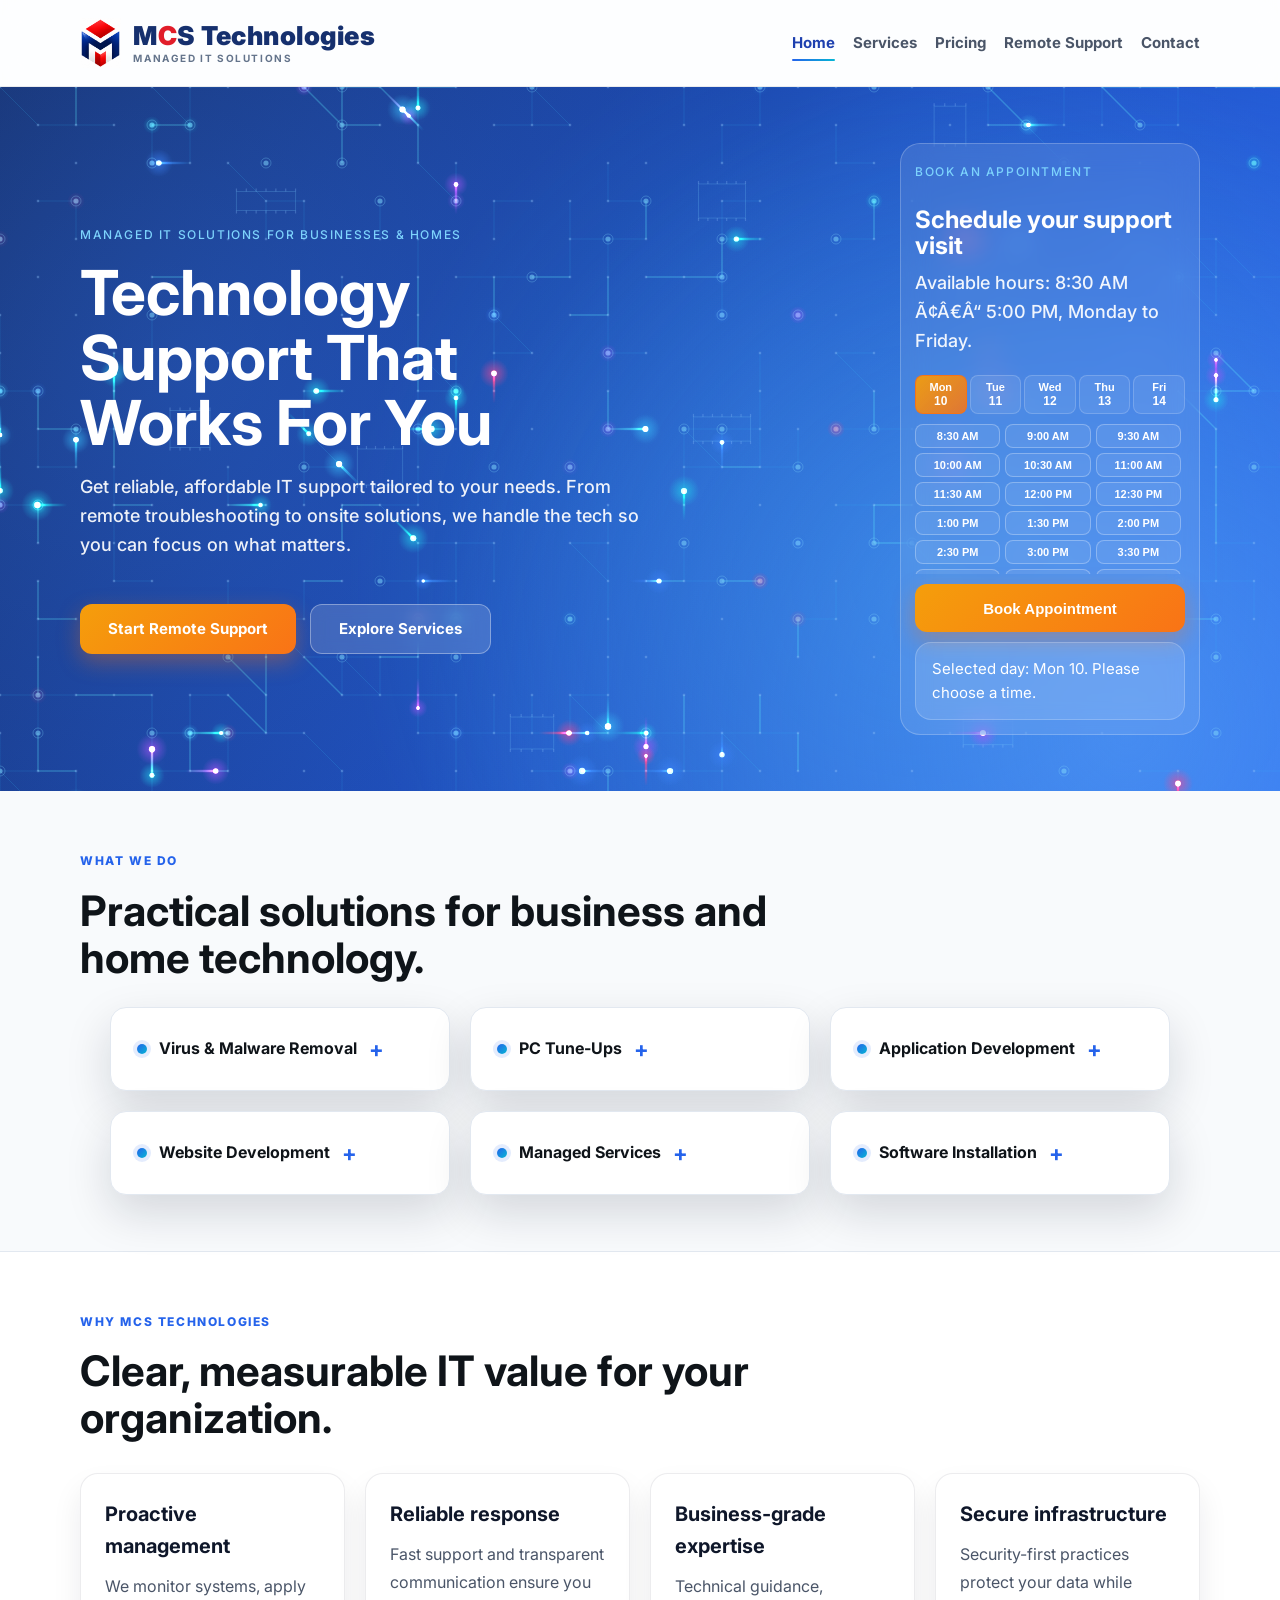
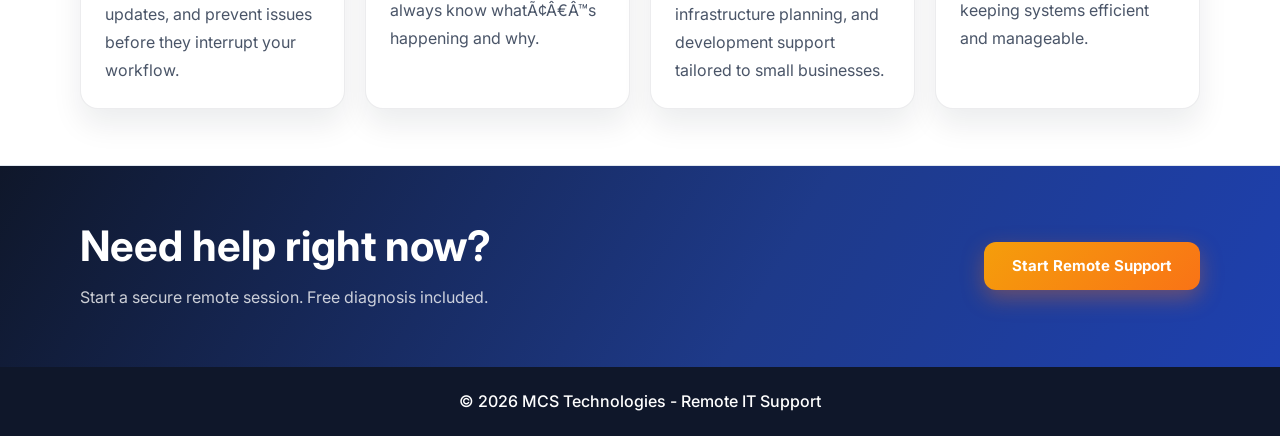
<file: index.html>
<!DOCTYPE html>
<html lang="en">
<head>
    <meta charset="UTF-8">
    <meta name="viewport" content="width=device-width, initial-scale=1.0">
    <title>MCS Technologies | Remote IT Support</title>
    <link rel="preconnect" href="https://fonts.googleapis.com">
    <link rel="preconnect" href="https://fonts.gstatic.com" crossorigin>
    <link rel="stylesheet" href="https://fonts.googleapis.com/css2?family=Inter:wght@400;500;600;700;800;900&display=swap">
    <link rel="stylesheet" href="assets/style.css">
</head>
<body>
<header>
    <div class="container header-inner">
        <a class="logo" href="index.html">
            <img class="logo-mark" src="assets/mcs-icon.png" alt="MCS Technologies logo">
            <span class="logo-text">
                <span class="logo-name">M<span class="logo-c">C</span>S Technologies</span>
                <span class="logo-sub">Managed IT Solutions</span>
            </span>
        </a>
        <nav aria-label="Main navigation">
            <a href="index.html" aria-current="page">Home</a>
            <a href="Services.html">Services</a>
            <a href="Pricing.html">Pricing</a>
            <a href="remote-support.html">Remote Support</a>
            <a href="contact.html">Contact</a>
        </nav>
    </div>
</header>

<main>
    <section class="hero">
        <div class="hero-bg"></div>
        <canvas class="hero-particles" id="hero-particles" aria-hidden="true"></canvas>
        <div class="container hero-grid">
            <div class="hero-content">
                <p class="eyebrow">Managed IT Solutions for Businesses & Homes</p>
                <h1>Technology Support That Works For You</h1>
                <p class="hero-subtitle">Get reliable, affordable IT support tailored to your needs. From remote troubleshooting to onsite solutions, we handle the tech so you can focus on what matters.</p>
                <div class="actions">
                    <a class="btn" href="remote-support.html#teamviewer-steps">Start Remote Support</a>
                    <a class="btn-secondary" href="Services.html">Explore Services</a>
                </div>
            </div>
            <div class="booking-panel">
                <div class="booking-header">
                    <p class="eyebrow">Book an Appointment</p>
                    <h2>Schedule your support visit</h2>
                </div>
                <p class="booking-note">Available hours: 8:30 AM Ã¢Â€Â“ 5:00 PM, Monday to Friday.</p>
                <div class="booking-calendar" id="booking-calendar">
                    <button type="button" class="calendar-day calendar-day--active" data-date="Mon 10">Mon<br><span>10</span></button>
                    <button type="button" class="calendar-day" data-date="Tue 11">Tue<br><span>11</span></button>
                    <button type="button" class="calendar-day" data-date="Wed 12">Wed<br><span>12</span></button>
                    <button type="button" class="calendar-day" data-date="Thu 13">Thu<br><span>13</span></button>
                    <button type="button" class="calendar-day" data-date="Fri 14">Fri<br><span>14</span></button>
                </div>
                <div class="booking-times" id="booking-times"></div>
                <button type="button" class="btn btn-book" id="booking-submit">Book Appointment</button>
                <div class="booking-confirmation" id="booking-confirmation" aria-live="polite"></div>
            </div>
        </div>
    </section>

    <section class="services-preview container">
        <div class="section-heading">
            <p class="eyebrow">What we do</p>
            <h2>Practical solutions for business and home technology.</h2>
        </div>
        <div class="grid">
            <button type="button" class="card" aria-expanded="false">
                <span class="card-head"><span class="card-dot"></span><span class="card-title">Virus &amp; Malware Removal</span><span class="card-toggle" aria-hidden="true">+</span></span>
                <span class="card-desc">Detect and remove viruses, spyware, and malware, then harden your system to help prevent reinfection.</span>
            </button>
            <button type="button" class="card" aria-expanded="false">
                <span class="card-head"><span class="card-dot"></span><span class="card-title">PC Tune-Ups</span><span class="card-toggle" aria-hidden="true">+</span></span>
                <span class="card-desc">Speed up slow computers by clearing junk files, optimizing startup, and applying the latest updates.</span>
            </button>
            <button type="button" class="card" aria-expanded="false">
                <span class="card-head"><span class="card-dot"></span><span class="card-title">Application Development</span><span class="card-toggle" aria-hidden="true">+</span></span>
                <span class="card-desc">Custom software, automations, and integrations built around your specific business workflows.</span>
            </button>
            <button type="button" class="card" aria-expanded="false">
                <span class="card-head"><span class="card-dot"></span><span class="card-title">Website Development</span><span class="card-toggle" aria-hidden="true">+</span></span>
                <span class="card-desc">Modern, responsive websites that look great on any device and turn visitors into customers.</span>
            </button>
            <button type="button" class="card" aria-expanded="false">
                <span class="card-head"><span class="card-dot"></span><span class="card-title">Managed Services</span><span class="card-toggle" aria-hidden="true">+</span></span>
                <span class="card-desc">Proactive monitoring, maintenance, and support that keep your systems running smoothly.</span>
            </button>
            <button type="button" class="card" aria-expanded="false">
                <span class="card-head"><span class="card-dot"></span><span class="card-title">Software Installation</span><span class="card-toggle" aria-hidden="true">+</span></span>
                <span class="card-desc">Professional setup and configuration of the apps and tools your team relies on every day.</span>
            </button>
        </div>
    </section>

    <section class="why">
        <div class="container">
            <div class="section-heading">
                <p class="eyebrow">Why MCS Technologies</p>
                <h2>Clear, measurable IT value for your organization.</h2>
            </div>
            <div class="why-grid">
                <article class="why-card">
                    <h3>Proactive management</h3>
                    <p>We monitor systems, apply updates, and prevent issues before they interrupt your workflow.</p>
                </article>
                <article class="why-card">
                    <h3>Reliable response</h3>
                    <p>Fast support and transparent communication ensure you always know whatÃ¢Â€Â™s happening and why.</p>
                </article>
                <article class="why-card">
                    <h3>Business-grade expertise</h3>
                    <p>Technical guidance, infrastructure planning, and development support tailored to small businesses.</p>
                </article>
                <article class="why-card">
                    <h3>Secure infrastructure</h3>
                    <p>Security-first practices protect your data while keeping systems efficient and manageable.</p>
                </article>
            </div>
        </div>
    </section>

    <section class="cta">
        <div class="container cta-inner">
            <div>
                <h2>Need help right now?</h2>
                <p>Start a secure remote session. Free diagnosis included.</p>
            </div>
            <a class="btn" href="remote-support.html">Start Remote Support</a>
        </div>
    </section>
</main>

<footer>
    <p>&copy; <span id="year"></span> MCS Technologies - Remote IT Support</p>
</footer>

<script src="assets/js/main.js"></script>
</body>
</html>
</file>
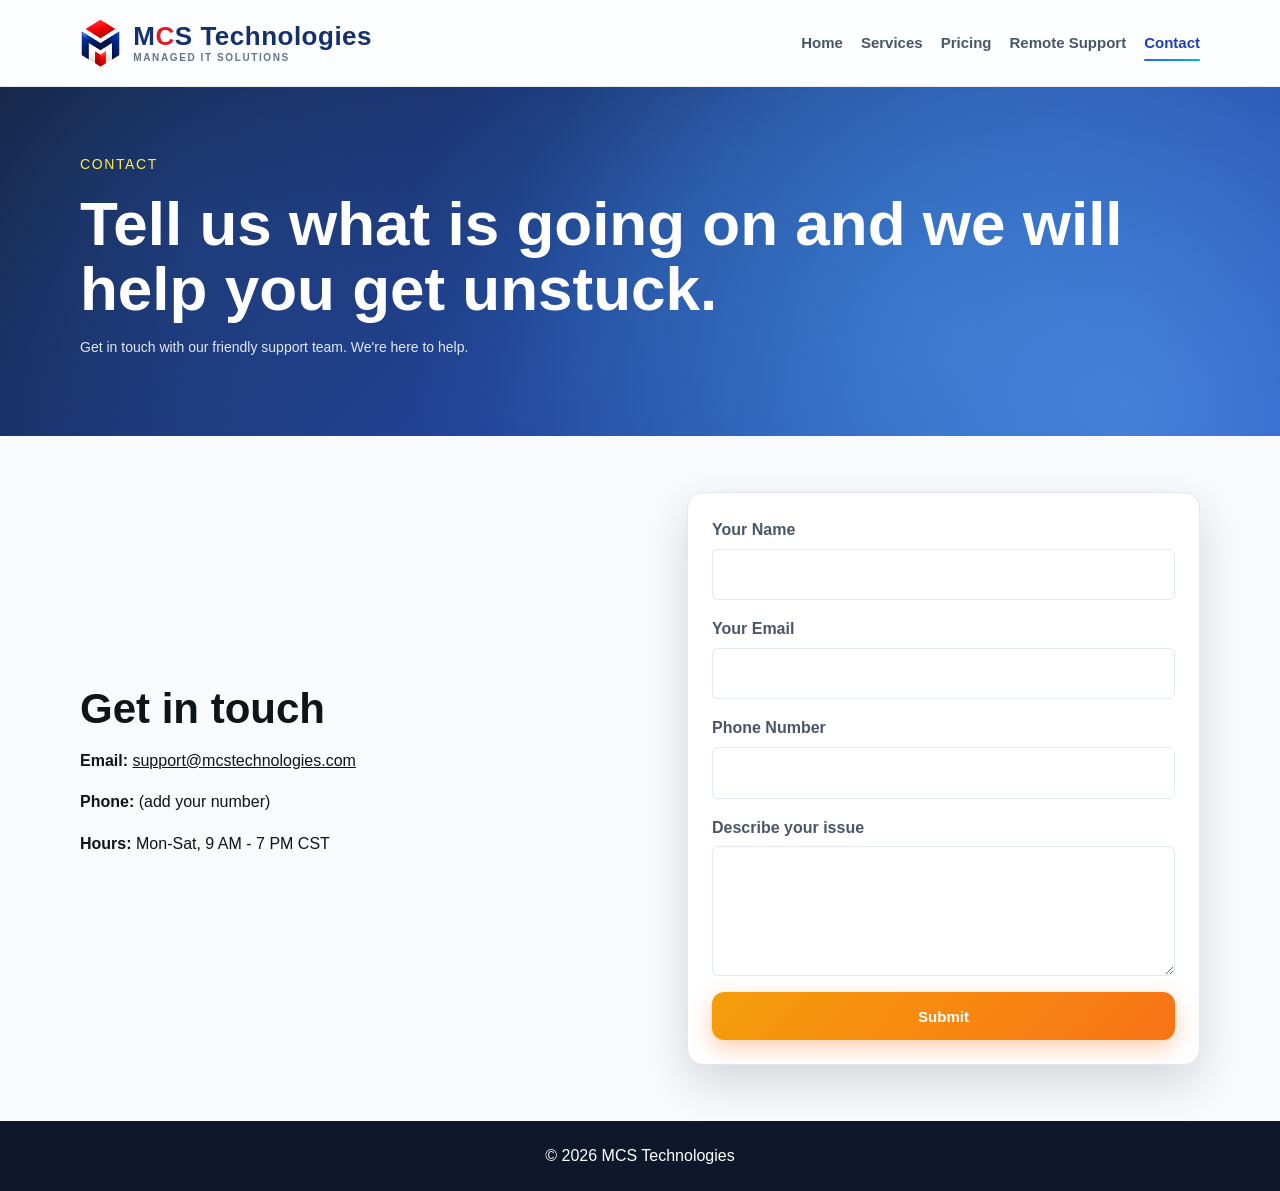
<file: contact.html>
<!DOCTYPE html>
<html lang="en">
<head>
    <meta charset="UTF-8">
    <meta name="viewport" content="width=device-width, initial-scale=1.0">
    <title>Contact | MCS Technologies</title>
    <link rel="stylesheet" href="assets/style.css">
</head>
<body>
<header>
    <div class="container header-inner">
        <a class="logo" href="index.html">
            <img class="logo-mark" src="assets/mcs-icon.png" alt="MCS Technologies logo">
            <span class="logo-text">
                <span class="logo-name">M<span class="logo-c">C</span>S Technologies</span>
                <span class="logo-sub">Managed IT Solutions</span>
            </span>
        </a>
        <nav aria-label="Main navigation">
            <a href="index.html">Home</a>
            <a href="Services.html">Services</a>
            <a href="Pricing.html">Pricing</a>
            <a href="remote-support.html">Remote Support</a>
            <a href="contact.html" aria-current="page">Contact</a>
        </nav>
    </div>
</header>

<main>
    <section class="page-header hero">
        <div class="hero-bg"></div>
        <div class="container">
            <p class="eyebrow">Contact</p>
            <h1>Tell us what is going on and we will help you get unstuck.</h1>
            <p style="color: rgba(255,255,255,0.88); max-width: 600px;">Get in touch with our friendly support team. We're here to help.</p>
        </div>
    </section>

    <section class="contact">
        <div class="container two-col">
            <div>
                <h2>Get in touch</h2>
                <p><strong>Email:</strong> <a href="mailto:support@mcstechnologies.com">support@mcstechnologies.com</a></p>
                <p><strong>Phone:</strong> (add your number)</p>
                <p><strong>Hours:</strong> Mon-Sat, 9 AM - 7 PM CST</p>
            </div>

            <div class="contact-form">
                <form>
                    <label>
                        <span>Your Name</span>
                        <input type="text" name="name" autocomplete="name" required>
                    </label>
                    <label>
                        <span>Your Email</span>
                        <input type="email" name="email" autocomplete="email" required>
                    </label>
                    <label>
                        <span>Phone Number</span>
                        <input type="tel" name="phone" autocomplete="tel">
                    </label>
                    <label>
                        <span>Describe your issue</span>
                        <textarea name="message" required></textarea>
                    </label>
                    <button class="btn" type="submit">Submit</button>
                </form>
            </div>
        </div>
    </section>
</main>

<footer>
    <p>&copy; <span id="year"></span> MCS Technologies</p>
</footer>

<script src="assets/js/main.js"></script>
</body>
</html>
</file>
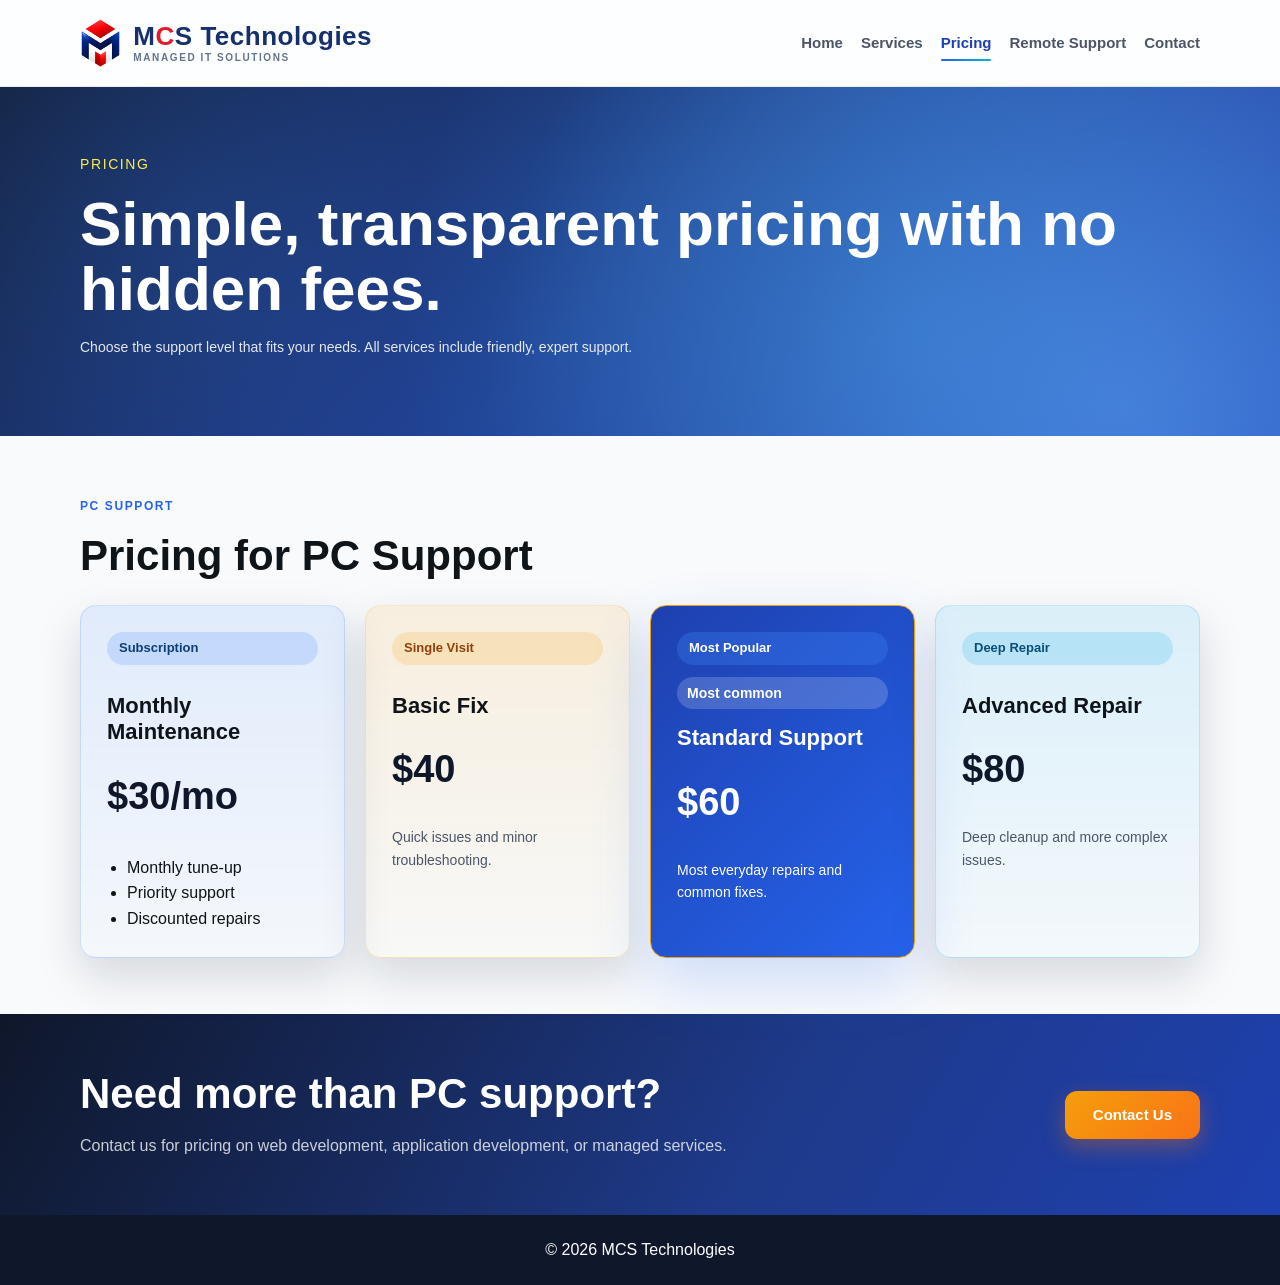
<file: Pricing.html>
<!DOCTYPE html>
<html lang="en">
<head>
    <meta charset="UTF-8">
    <meta name="viewport" content="width=device-width, initial-scale=1.0">
    <title>Pricing | MCS Technologies</title>
    <link rel="stylesheet" href="assets/style.css">
</head>
<body>
<header>
    <div class="container header-inner">
        <a class="logo" href="index.html">
            <img class="logo-mark" src="assets/mcs-icon.png" alt="MCS Technologies logo">
            <span class="logo-text">
                <span class="logo-name">M<span class="logo-c">C</span>S Technologies</span>
                <span class="logo-sub">Managed IT Solutions</span>
            </span>
        </a>
        <nav aria-label="Main navigation">
            <a href="index.html">Home</a>
            <a href="Services.html">Services</a>
            <a href="Pricing.html" aria-current="page">Pricing</a>
            <a href="remote-support.html">Remote Support</a>
            <a href="contact.html">Contact</a>
        </nav>
    </div>
</header>

<main>
    <section class="page-header hero">
        <div class="hero-bg"></div>
        <div class="container">
            <p class="eyebrow">Pricing</p>
            <h1>Simple, transparent pricing with no hidden fees.</h1>
            <p style="color: rgba(255,255,255,0.88); max-width: 600px;">Choose the support level that fits your needs. All services include friendly, expert support.</p>
        </div>
    </section>

    <section class="pricing">
        <div class="container">
            <div class="section-heading">
                <p class="eyebrow">PC Support</p>
                <h2>Pricing for PC Support</h2>
            </div>
            <div class="pricing-grid">
            <article class="price-card price-card--maintenance">
                <span class="price-card__label price-card__label--maintenance">Subscription</span>
                <h2>Monthly Maintenance</h2>
                <div class="price">$30/mo</div>
                <ul>
                    <li>Monthly tune-up</li>
                    <li>Priority support</li>
                    <li>Discounted repairs</li>
                </ul>
            </article>

            <article class="price-card price-card--basic">
                <span class="price-card__label price-card__label--basic">Single Visit</span>
                <h2>Basic Fix</h2>
                <div class="price">$40</div>
                <p>Quick issues and minor troubleshooting.</p>
            </article>

            <article class="price-card featured price-card--standard">
                <span class="price-card__label price-card__label--standard">Most Popular</span>
                <p class="badge">Most common</p>
                <h2>Standard Support</h2>
                <div class="price">$60</div>
                <p>Most everyday repairs and common fixes.</p>
            </article>

            <article class="price-card price-card--advanced">
                <span class="price-card__label price-card__label--advanced">Deep Repair</span>
                <h2>Advanced Repair</h2>
                <div class="price">$80</div>
                <p>Deep cleanup and more complex issues.</p>
            </article>
            </div>
        </div>
    </section>

    <section class="cta">
        <div class="container cta-inner">
            <div>
                <h2>Need more than PC support?</h2>
                <p>Contact us for pricing on web development, application development, or managed services.</p>
            </div>
            <a class="btn" href="contact.html">Contact Us</a>
        </div>
    </section>
</main>

<footer>
    <p>&copy; <span id="year"></span> MCS Technologies</p>
</footer>

<script src="assets/js/main.js"></script>
</body>
</html>
</file>
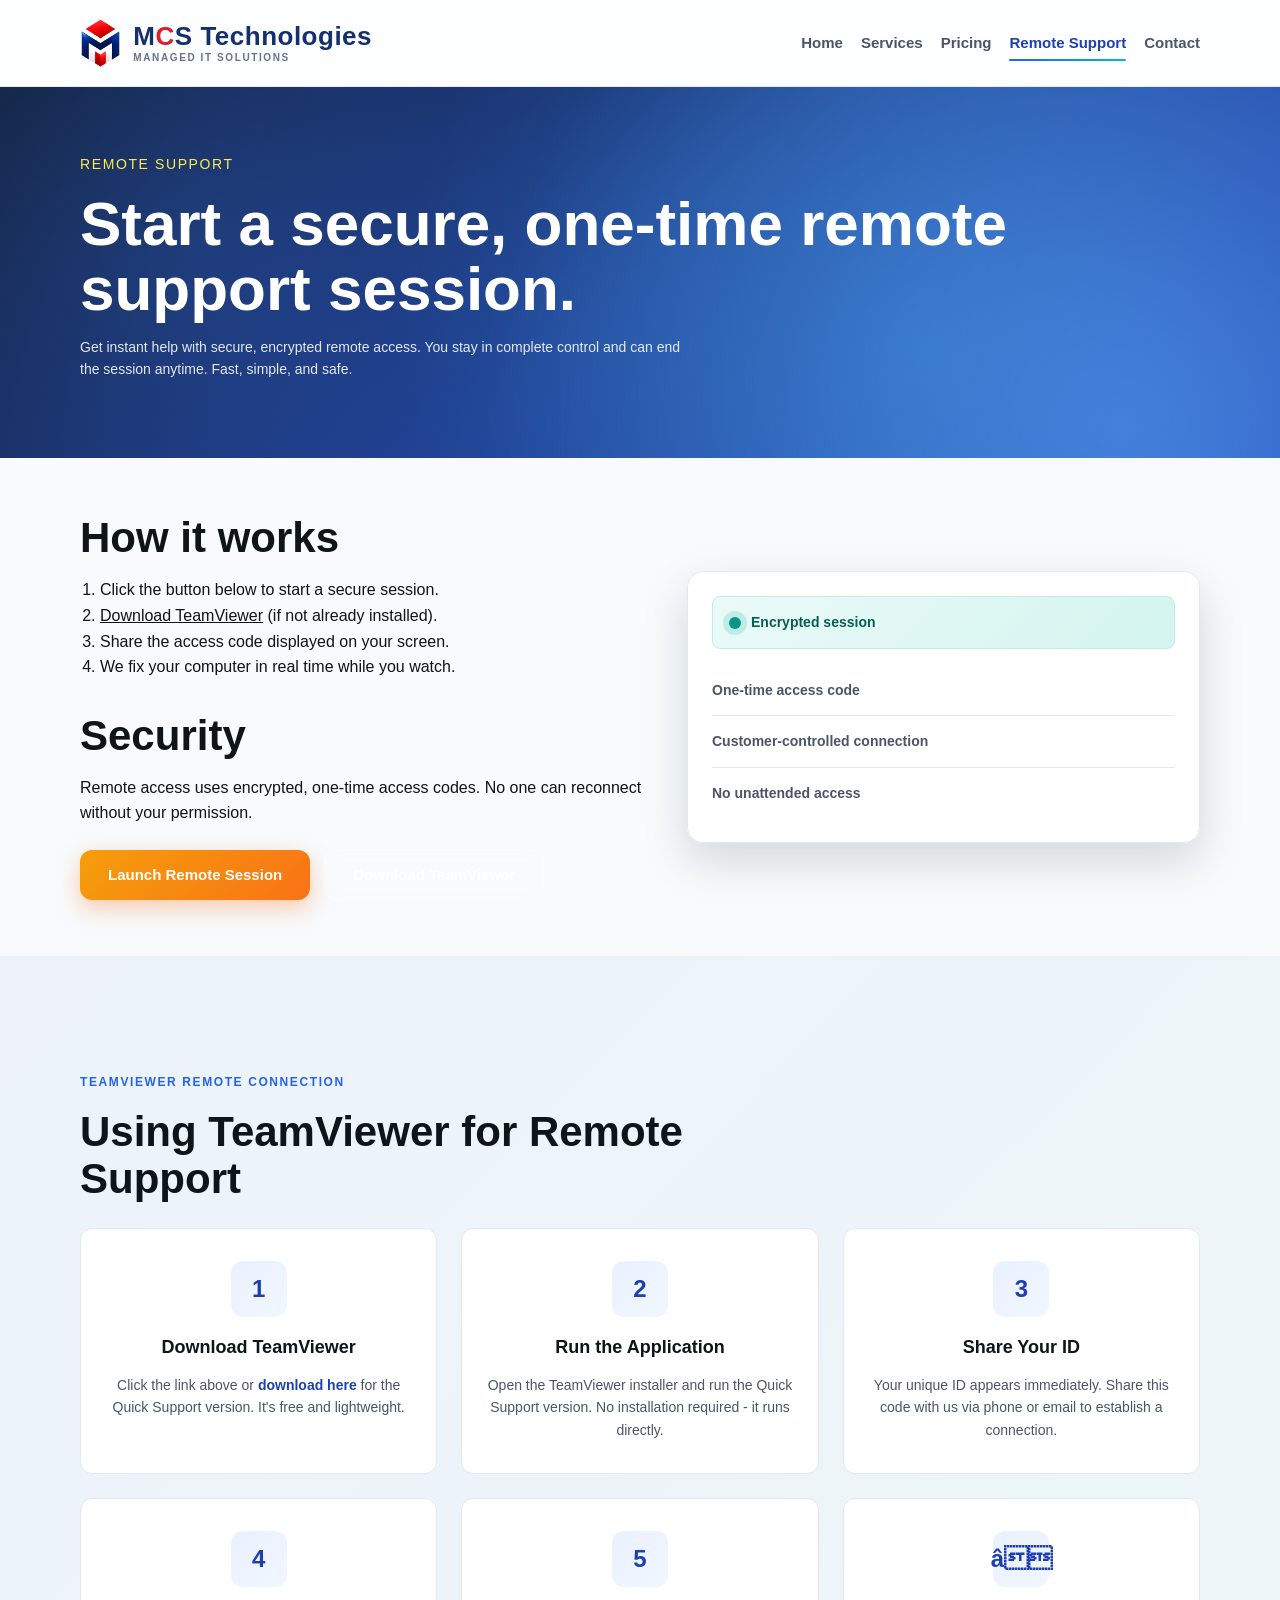
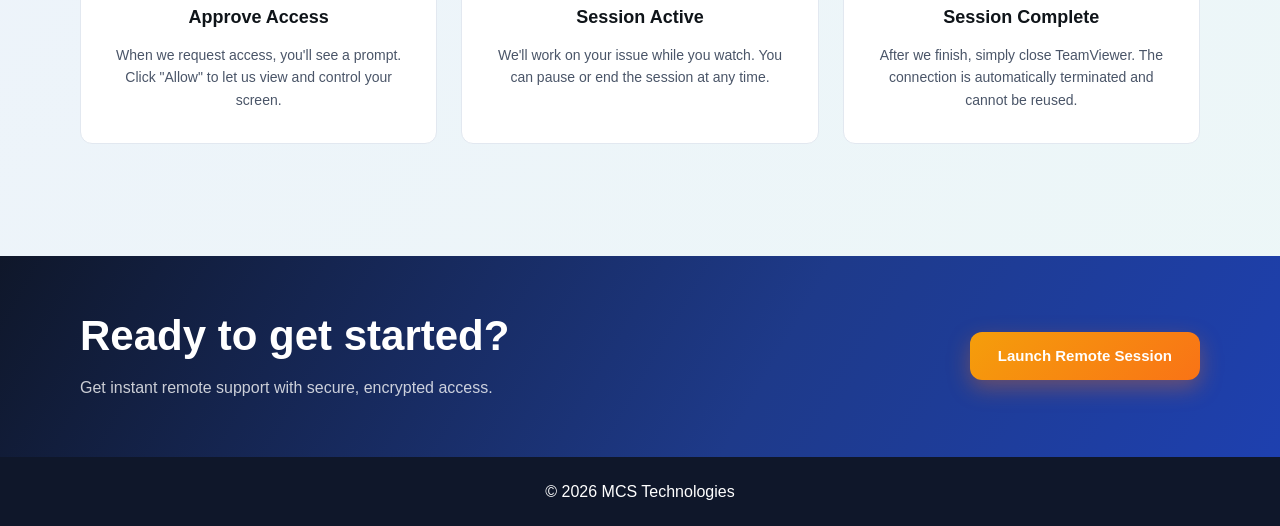
<file: remote-support.html>
<!DOCTYPE html>
<html lang="en">
<head>
    <meta charset="UTF-8">
    <meta name="viewport" content="width=device-width, initial-scale=1.0">
    <title>Remote Support | MCS Technologies</title>
    <link rel="stylesheet" href="assets/style.css">
</head>
<body>
<header>
    <div class="container header-inner">
        <a class="logo" href="index.html">
            <img class="logo-mark" src="assets/mcs-icon.png" alt="MCS Technologies logo">
            <span class="logo-text">
                <span class="logo-name">M<span class="logo-c">C</span>S Technologies</span>
                <span class="logo-sub">Managed IT Solutions</span>
            </span>
        </a>
        <nav aria-label="Main navigation">
            <a href="index.html">Home</a>
            <a href="Services.html">Services</a>
            <a href="Pricing.html">Pricing</a>
            <a href="remote-support.html" aria-current="page">Remote Support</a>
            <a href="contact.html">Contact</a>
        </nav>
    </div>
</header>

<main>
    <section class="page-header hero">
        <div class="hero-bg"></div>
        <div class="container">
            <p class="eyebrow">Remote Support</p>
            <h1>Start a secure, one-time remote support session.</h1>
            <p style="color: rgba(255,255,255,0.88); max-width: 600px;">Get instant help with secure, encrypted remote access. You stay in complete control and can end the session anytime. Fast, simple, and safe.</p>
        </div>
    </section>

    <section class="remote-support">
        <div class="container two-col">
            <div>
                <h2>How it works</h2>
                <ol class="steps">
                    <li>Click the button below to start a secure session.</li>
                    <li><a href="https://download.teamviewer.com/download/TeamViewerQS.exe" target="_blank" rel="noopener">Download TeamViewer</a> (if not already installed).</li>
                    <li>Share the access code displayed on your screen.</li>
                    <li>We fix your computer in real time while you watch.</li>
                </ol>

                <h2 style="margin-top: 32px;">Security</h2>
                <p>Remote access uses encrypted, one-time access codes. No one can reconnect without your permission.</p>

                <div class="actions" style="margin-top: 24px;">
                    <a class="btn" href="#teamviewer-steps">Launch Remote Session</a>
                    <a class="btn-secondary" href="https://download.teamviewer.com/download/TeamViewerQS.exe" target="_blank">Download TeamViewer</a>
                </div>
            </div>

            <div class="support-panel" aria-label="Remote support security details">
                <div class="status-card">
                    <span class="status-dot"></span>
                    Encrypted session
                </div>
                <p>One-time access code</p>
                <p>Customer-controlled connection</p>
                <p>No unattended access</p>
            </div>
        </div>
    </section>

    <section class="teamviewer-section" id="teamviewer-steps">
        <div class="container">
            <div class="section-heading">
                <p class="eyebrow">TeamViewer Remote Connection</p>
                <h2>Using TeamViewer for Remote Support</h2>
            </div>
            <div class="teamviewer-grid">
                <div class="tv-card">
                    <div class="tv-icon">1</div>
                    <h3>Download TeamViewer</h3>
                    <p>Click the link above or <a href="https://download.teamviewer.com/download/TeamViewerQS.exe" target="_blank">download here</a> for the Quick Support version. It's free and lightweight.</p>
                </div>
                <div class="tv-card">
                    <div class="tv-icon">2</div>
                    <h3>Run the Application</h3>
                    <p>Open the TeamViewer installer and run the Quick Support version. No installation required - it runs directly.</p>
                </div>
                <div class="tv-card">
                    <div class="tv-icon">3</div>
                    <h3>Share Your ID</h3>
                    <p>Your unique ID appears immediately. Share this code with us via phone or email to establish a connection.</p>
                </div>
                <div class="tv-card">
                    <div class="tv-icon">4</div>
                    <h3>Approve Access</h3>
                    <p>When we request access, you'll see a prompt. Click "Allow" to let us view and control your screen.</p>
                </div>
                <div class="tv-card">
                    <div class="tv-icon">5</div>
                    <h3>Session Active</h3>
                    <p>We'll work on your issue while you watch. You can pause or end the session at any time.</p>
                </div>
                <div class="tv-card">
                    <div class="tv-icon">â</div>
                    <h3>Session Complete</h3>
                    <p>After we finish, simply close TeamViewer. The connection is automatically terminated and cannot be reused.</p>
                </div>
            </div>
        </div>
    </section>

    <section class="cta">
        <div class="container cta-inner">
            <div>
                <h2>Ready to get started?</h2>
                <p>Get instant remote support with secure, encrypted access.</p>
            </div>
            <a class="btn" href="#teamviewer-steps">Launch Remote Session</a>
        </div>
    </section>
</main>

<footer>
    <p>&copy; <span id="year"></span> MCS Technologies</p>
</footer>

<script src="assets/js/main.js"></script>
</body>
</html>
</file>
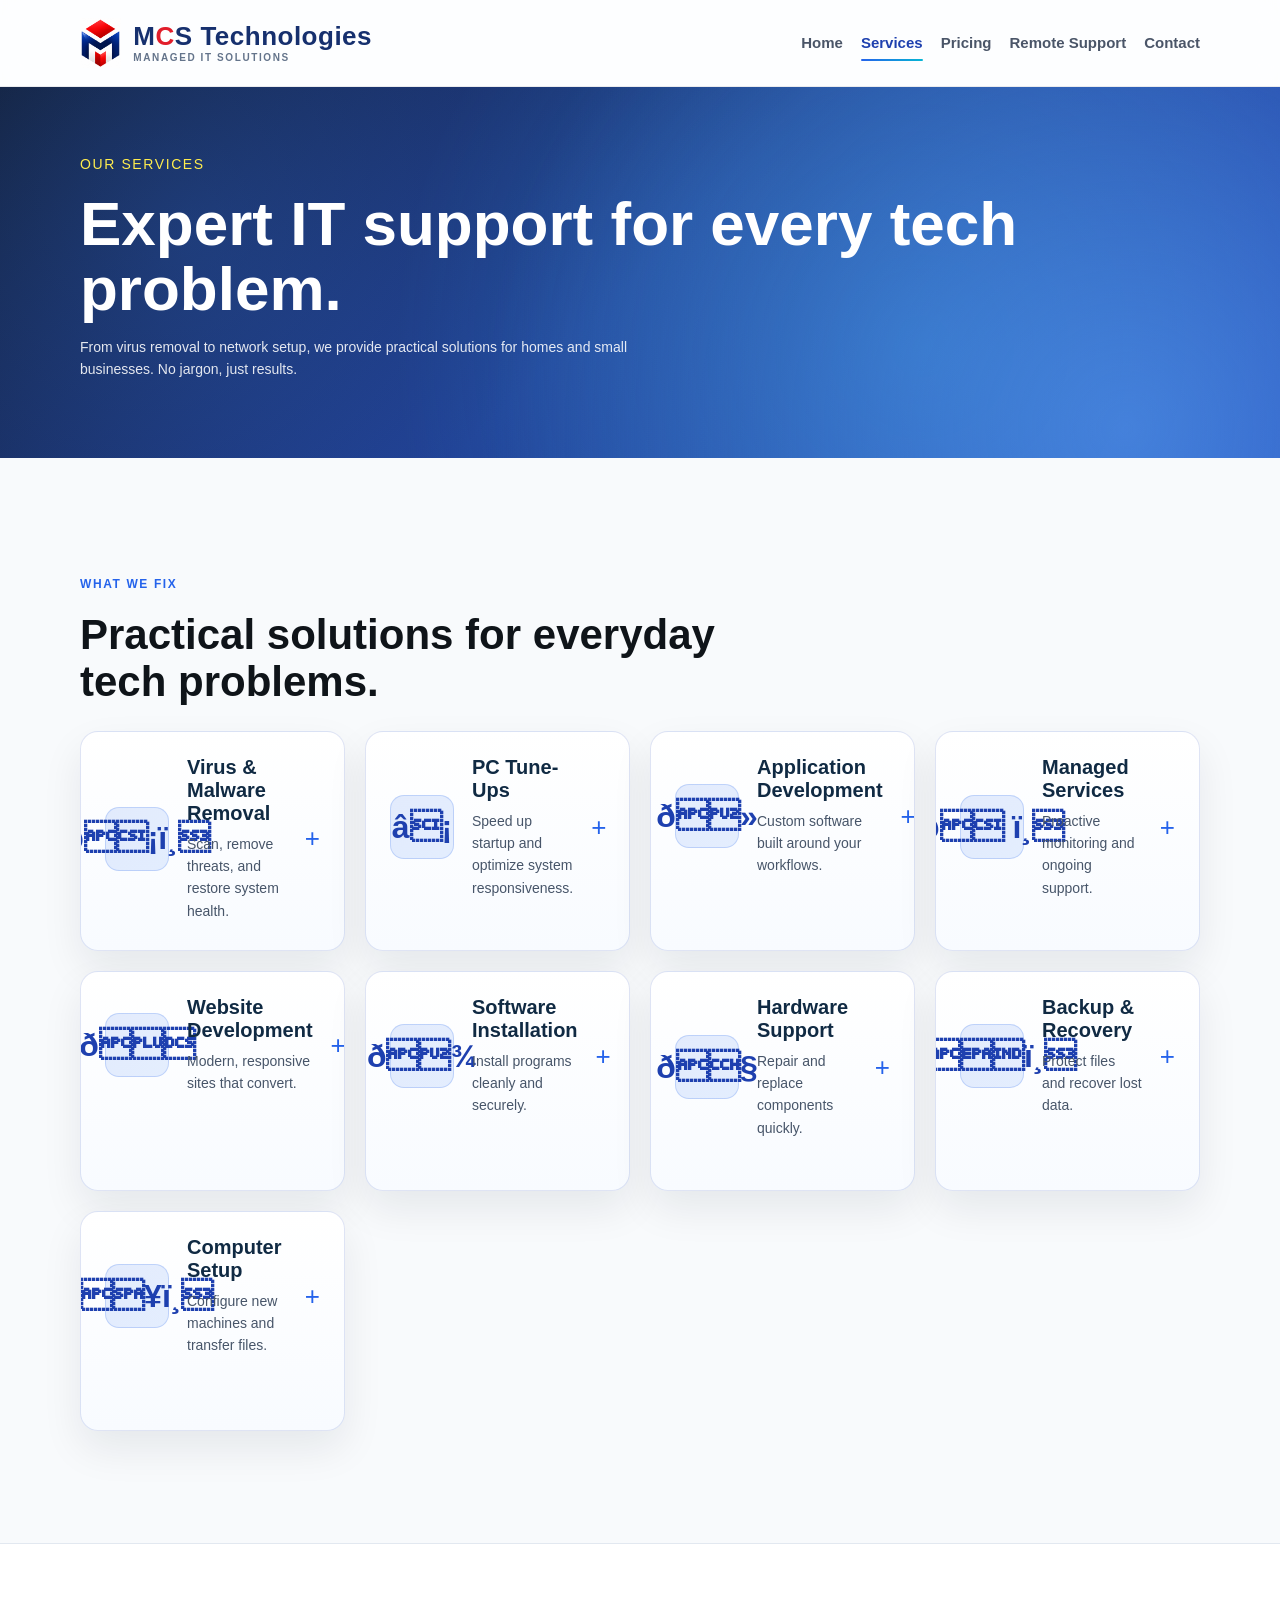
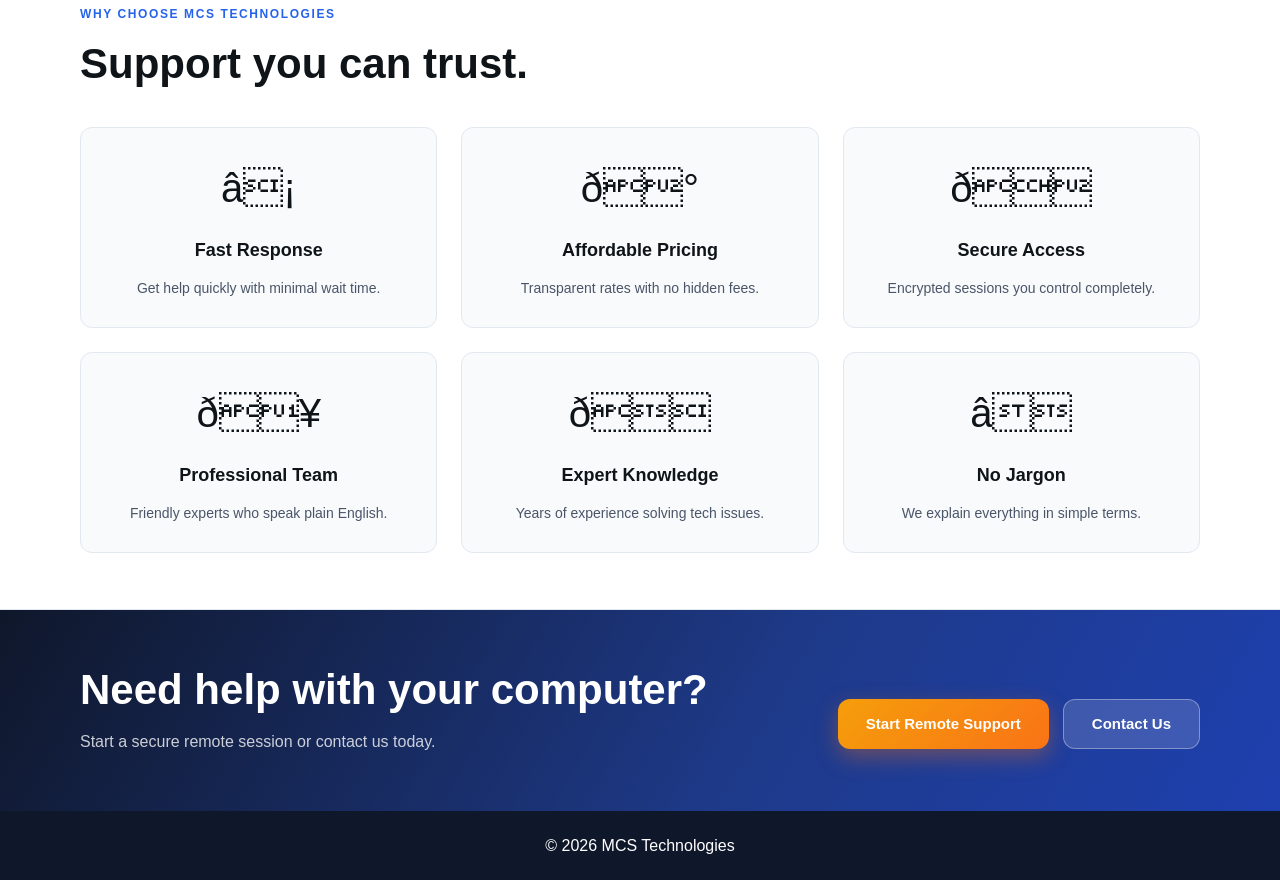
<file: Services.html>
<!DOCTYPE html>
<html lang="en">
<head>
    <meta charset="UTF-8">
    <meta name="viewport" content="width=device-width, initial-scale=1.0">
    <title>Services | MCS Technologies</title>
    <link rel="stylesheet" href="assets/style.css">
</head>
<body>
<header>
    <div class="container header-inner">
        <a class="logo" href="index.html">
            <img class="logo-mark" src="assets/mcs-icon.png" alt="MCS Technologies logo">
            <span class="logo-text">
                <span class="logo-name">M<span class="logo-c">C</span>S Technologies</span>
                <span class="logo-sub">Managed IT Solutions</span>
            </span>
        </a>
        <nav aria-label="Main navigation">
            <a href="index.html">Home</a>
            <a href="Services.html" aria-current="page">Services</a>
            <a href="Pricing.html">Pricing</a>
            <a href="remote-support.html">Remote Support</a>
            <a href="contact.html">Contact</a>
        </nav>
    </div>
</header>

<main>
    <section class="page-header hero">
        <div class="hero-bg"></div>
        <div class="container">
            <p class="eyebrow">Our Services</p>
            <h1>Expert IT support for every tech problem.</h1>
            <p style="color: rgba(255,255,255,0.88); max-width: 600px;">From virus removal to network setup, we provide practical solutions for homes and small businesses. No jargon, just results.</p>
        </div>
    </section>

    <section class="services">
        <div class="container">
            <div class="section-heading">
                <p class="eyebrow">What we fix</p>
                <h2>Practical solutions for everyday tech problems.</h2>
            </div>
            <div class="service-grid">
                <article class="service-card">
                    <button class="service-card-button" type="button" aria-expanded="false">
                        <div class="service-icon">ð¡ï¸</div>
                        <div>
                            <h3>Virus & Malware Removal</h3>
                            <p>Scan, remove threats, and restore system health.</p>
                        </div>
                        <span class="toggle-icon">+</span>
                    </button>
                    <div class="service-detail">
                        <p>We remove viruses, malware, and spyware while protecting your data and restoring performance.</p>
                        <img src="https://images.unsplash.com/photo-1518770660439-4636190af475?auto=format&fit=crop&w=800&q=80" alt="Technician helping a customer with computer security" loading="lazy">
                    </div>
                </article>

                <article class="service-card">
                    <button class="service-card-button" type="button" aria-expanded="false">
                        <div class="service-icon">â¡</div>
                        <div>
                            <h3>PC Tune-Ups</h3>
                            <p>Speed up startup and optimize system responsiveness.</p>
                        </div>
                        <span class="toggle-icon">+</span>
                    </button>
                    <div class="service-detail">
                        <p>We remove clutter, speed up boot times, and configure settings for faster daily performance.</p>
                        <img src="https://images.unsplash.com/photo-1522202176988-66273c2fd55f?auto=format&fit=crop&w=800&q=80" alt="Technician working on a laptop for optimization" loading="lazy">
                    </div>
                </article>

                <article class="service-card">
                    <button class="service-card-button" type="button" aria-expanded="false">
                        <div class="service-icon">ð»</div>
                        <div>
                            <h3>Application Development</h3>
                            <p>Custom software built around your workflows.</p>
                        </div>
                        <span class="toggle-icon">+</span>
                    </button>
                    <div class="service-detail">
                        <p>We design, build, and integrate custom applications and automations tailored to your specific business processes.</p>
                        <img src="https://images.unsplash.com/photo-1461749280684-dccba630e2f6?auto=format&fit=crop&w=800&q=80" alt="Developer writing application code" loading="lazy">
                    </div>
                </article>

                <article class="service-card">
                    <button class="service-card-button" type="button" aria-expanded="false">
                        <div class="service-icon">ð ï¸</div>
                        <div>
                            <h3>Managed Services</h3>
                            <p>Proactive monitoring and ongoing support.</p>
                        </div>
                        <span class="toggle-icon">+</span>
                    </button>
                    <div class="service-detail">
                        <p>We monitor, maintain, and support your systems proactively so issues are prevented before they disrupt your work.</p>
                        <img src="https://images.unsplash.com/photo-1558494949-ef010cbdcc31?auto=format&fit=crop&w=800&q=80" alt="Server racks and managed IT infrastructure" loading="lazy">
                    </div>
                </article>

                <article class="service-card">
                    <button class="service-card-button" type="button" aria-expanded="false">
                        <div class="service-icon">ð</div>
                        <div>
                            <h3>Website Development</h3>
                            <p>Modern, responsive sites that convert.</p>
                        </div>
                        <span class="toggle-icon">+</span>
                    </button>
                    <div class="service-detail">
                        <p>We build fast, responsive websites that look great on any device and turn visitors into customers.</p>
                        <img src="https://images.unsplash.com/photo-1467232004584-a241de8bcf5d?auto=format&fit=crop&w=800&q=80" alt="Web designer building a responsive website" loading="lazy">
                    </div>
                </article>

                <article class="service-card">
                    <button class="service-card-button" type="button" aria-expanded="false">
                        <div class="service-icon">ð¾</div>
                        <div>
                            <h3>Software Installation</h3>
                            <p>Install programs cleanly and securely.</p>
                        </div>
                        <span class="toggle-icon">+</span>
                    </button>
                    <div class="service-detail">
                        <p>From Office and antivirus to business tools, we install and configure software so it runs properly from day one.</p>
                        <img src="https://images.unsplash.com/photo-1504384308090-c894fdcc538d?auto=format&fit=crop&w=800&q=80" alt="Technician installing software on a computer" loading="lazy">
                    </div>
                </article>

                <article class="service-card">
                    <button class="service-card-button" type="button" aria-expanded="false">
                        <div class="service-icon">ð§</div>
                        <div>
                            <h3>Hardware Support</h3>
                            <p>Repair and replace components quickly.</p>
                        </div>
                        <span class="toggle-icon">+</span>
                    </button>
                    <div class="service-detail">
                        <p>We troubleshoot hardware, replace failing parts, and ensure peripherals work together correctly.</p>
                        <img src="https://images.unsplash.com/photo-1519389950473-47ba0277781c?auto=format&fit=crop&w=800&q=80" alt="Technician repairing computer hardware" loading="lazy">
                    </div>
                </article>

                <article class="service-card">
                    <button class="service-card-button" type="button" aria-expanded="false">
                        <div class="service-icon">ðï¸</div>
                        <div>
                            <h3>Backup & Recovery</h3>
                            <p>Protect files and recover lost data.</p>
                        </div>
                        <span class="toggle-icon">+</span>
                    </button>
                    <div class="service-detail">
                        <p>We set up backups, restore lost files, and help you keep critical data safe from crashes or ransomware.</p>
                        <img src="https://images.unsplash.com/photo-1498050108023-c5249f4df085?auto=format&fit=crop&w=800&q=80" alt="Technician helping a customer with data backup" loading="lazy">
                    </div>
                </article>

                <article class="service-card">
                    <button class="service-card-button" type="button" aria-expanded="false">
                        <div class="service-icon">ð¥ï¸</div>
                        <div>
                            <h3>Computer Setup</h3>
                            <p>Configure new machines and transfer files.</p>
                        </div>
                        <span class="toggle-icon">+</span>
                    </button>
                    <div class="service-detail">
                        <p>We set up new PCs, migrate your data, and make sure your system is ready to use without any guessing.</p>
                        <img src="https://images.unsplash.com/photo-1510051641984-398052f0f93f?auto=format&fit=crop&w=800&q=80" alt="Customer receiving assistance setting up a new computer" loading="lazy">
                    </div>
                </article>
            </div>
        </div>
    </section>

    <section class="why">
        <div class="container">
            <div class="section-heading">
                <p class="eyebrow">Why Choose MCS Technologies</p>
                <h2>Support you can trust.</h2>
            </div>
            <div class="benefits-grid">
                <div class="benefit-card">
                    <div class="benefit-icon">â¡</div>
                    <h3>Fast Response</h3>
                    <p>Get help quickly with minimal wait time.</p>
                </div>
                <div class="benefit-card">
                    <div class="benefit-icon">ð°</div>
                    <h3>Affordable Pricing</h3>
                    <p>Transparent rates with no hidden fees.</p>
                </div>
                <div class="benefit-card">
                    <div class="benefit-icon">ð</div>
                    <h3>Secure Access</h3>
                    <p>Encrypted sessions you control completely.</p>
                </div>
                <div class="benefit-card">
                    <div class="benefit-icon">ð¥</div>
                    <h3>Professional Team</h3>
                    <p>Friendly experts who speak plain English.</p>
                </div>
                <div class="benefit-card">
                    <div class="benefit-icon">ð</div>
                    <h3>Expert Knowledge</h3>
                    <p>Years of experience solving tech issues.</p>
                </div>
                <div class="benefit-card">
                    <div class="benefit-icon">â</div>
                    <h3>No Jargon</h3>
                    <p>We explain everything in simple terms.</p>
                </div>
            </div>
        </div>
    </section>

    <section class="cta">
        <div class="container cta-inner">
            <div>
                <h2>Need help with your computer?</h2>
                <p>Start a secure remote session or contact us today.</p>
            </div>
            <div class="actions">
                <a class="btn" href="remote-support.html">Start Remote Support</a>
                <a class="btn-secondary" href="contact.html">Contact Us</a>
            </div>
        </div>
    </section>
</main>

<footer>
    <p>&copy; <span id="year"></span> MCS Technologies</p>
</footer>

<script src="assets/js/main.js"></script>
</body>
</html>
</file>
<file: assets/style.css>
﻿:root {
    --ink: #0f1419;
    --muted: #4a5568;
    --paper: #ffffff;
    --soft: #f8fafc;
    --line: #e2e8f0;
    --navy: #0f172a;
    --blue: #1e40af;
    --teal: #0d9488;
    --gold: #f59e0b;
    --shadow: 0 18px 45px rgba(15, 23, 42, 0.15);
}

* {
    box-sizing: border-box;
}

body {
    margin: 0;
    font-family: 'Inter', -apple-system, BlinkMacSystemFont, 'Segoe UI', Roboto, Arial, sans-serif;
    background: var(--soft);
    color: var(--ink);
    line-height: 1.6;
    -webkit-font-smoothing: antialiased;
    text-rendering: optimizeLegibility;
}

a {
    color: inherit;
}

.container {
    width: min(92%, 1120px);
    margin: 0 auto;
    padding: 56px 0;
}

header {
    background: rgba(255, 255, 255, 0.72);
    backdrop-filter: saturate(180%) blur(14px);
    -webkit-backdrop-filter: saturate(180%) blur(14px);
    border-bottom: 1px solid rgba(15, 23, 42, 0.08);
    position: sticky;
    top: 0;
    z-index: 10;
}

.logo {
    background: linear-gradient(135deg, #1e3a8a, #2563eb);
    -webkit-background-clip: text;
    background-clip: text;
    -webkit-text-fill-color: transparent;
}

nav a {
    position: relative;
    transition: color 0.2s ease;
}

nav a::after {
    content: "";
    position: absolute;
    left: 0;
    bottom: -6px;
    width: 0;
    height: 2px;
    border-radius: 2px;
    background: linear-gradient(90deg, #2563eb, #06b6d4);
    transition: width 0.25s ease;
}

nav a:hover::after,
nav a[aria-current="page"]::after {
    width: 100%;
}

.header-inner {
    display: flex;
    align-items: center;
    justify-content: space-between;
    gap: 24px;
    padding: 18px 0;
}

.logo {
    text-decoration: none;
    white-space: nowrap;
    display: inline-flex;
    align-items: center;
    gap: 12px;
    -webkit-text-fill-color: initial;
    background: none;
}

.logo-mark {
    display: block;
    height: 50px;
    width: auto;
}

.logo-text {
    display: flex;
    flex-direction: column;
    line-height: 1;
}

.logo-name {
    font-size: 26px;
    font-weight: 900;
    letter-spacing: 0.5px;
    color: #16306e;
    -webkit-text-fill-color: #16306e;
}

.logo-name .logo-c {
    color: #e11d2a;
    -webkit-text-fill-color: #e11d2a;
}

.logo-sub {
    margin-top: 4px;
    font-size: 10px;
    font-weight: 700;
    letter-spacing: 1.6px;
    text-transform: uppercase;
    color: #64748b;
    -webkit-text-fill-color: #64748b;
}

nav {
    display: flex;
    align-items: center;
    flex-wrap: wrap;
    justify-content: flex-end;
    gap: 10px 18px;
}

nav a {
    color: var(--muted);
    font-size: 15px;
    font-weight: 700;
    text-decoration: none;
}

nav a:hover,
nav a[aria-current="page"] {
    color: var(--blue);
}

.hero {
    background: linear-gradient(120deg, #16306e 0%, #1e4fc0 55%, #2563eb 100%);
    color: #ffffff;
    position: relative;
    overflow: hidden;
}

.hero-bg {
    position: absolute;
    top: 0;
    left: 0;
    right: 0;
    bottom: 0;
    background: 
        radial-gradient(circle at 88% 92%, rgba(96, 165, 250, 0.55) 0%, transparent 55%),
        radial-gradient(circle at 72% 70%, rgba(56, 189, 248, 0.30) 0%, transparent 55%),
        radial-gradient(circle at 15% 40%, rgba(59, 130, 246, 0.25) 0%, transparent 55%);
    z-index: 0;
}

.hero-particles {
    position: absolute;
    inset: 0;
    width: 100%;
    height: 100%;
    z-index: 0;
    opacity: 1;
    pointer-events: none;
}

.hero .container {
    position: relative;
    z-index: 1;
}

@media (prefers-reduced-motion: reduce) {
    .hero-particles {
        display: none;
    }
}

.hero-grid,
.two-col {
    display: grid;
    grid-template-columns: minmax(0, 1.05fr) minmax(280px, 0.95fr);
    gap: 40px;
    align-items: center;
}

.hero h1,
.page-header h1 {
    margin: 0;
    font-size: clamp(36px, 6vw, 62px);
    line-height: 1.05;
}

.hero-content {
    display: flex;
    flex-direction: column;
    justify-content: center;
}

.booking-panel {
    background: rgba(255, 255, 255, 0.1);
    border: 1px solid rgba(255, 255, 255, 0.22);
    backdrop-filter: blur(14px);
    padding: 14px;
    border-radius: 20px;
    color: #ffffff;
    display: flex;
    flex-direction: column;
    gap: 10px;
    max-width: 300px;
    margin-left: auto;
}

.booking-header h2 {
    margin: 10px 0 0;
    font-size: clamp(20px, 2.2vw, 24px);
    line-height: 1.08;
}

.booking-calendar {
    display: grid;
    grid-template-columns: repeat(5, minmax(0, 1fr));
    gap: 3px;
}

.calendar-day {
    padding: 4px 3px;
    border-radius: 8px;
    background: rgba(255, 255, 255, 0.08);
    text-align: center;
    font-weight: 700;
    color: rgba(255, 255, 255, 0.9);
}

.calendar-day span {
    display: block;
    margin-top: 1px;
    font-size: 12px;
    color: #ffffff;
}

.calendar-day--active {
    background: linear-gradient(135deg, rgba(245, 158, 11, 0.95), rgba(249, 115, 22, 0.85));
    color: #ffffff;
}

.booking-times {
    display: grid;
    grid-template-columns: repeat(3, minmax(0, 1fr));
    gap: 5px;
    max-height: 150px;
    overflow-y: auto;
    padding-right: 4px;
}

.booking-times::-webkit-scrollbar {
    width: 8px;
}

.booking-times::-webkit-scrollbar-thumb {
    background: rgba(255, 255, 255, 0.18);
    border-radius: 999px;
}

.booking-note {
    margin: 0 0 10px;
    color: rgba(255, 255, 255, 0.82);
    font-size: 13px;
}

.calendar-day,
.time-slot {
    border: 1px solid rgba(255, 255, 255, 0.28);
    background: rgba(255, 255, 255, 0.08);
    color: #ffffff;
    border-radius: 8px;
    padding: 5px 4px;
    font-weight: 700;
    font-size: 11px;
    cursor: pointer;
    transition: all 0.25s ease;
}

.calendar-day {
    display: inline-flex;
    flex-direction: column;
    align-items: center;
    justify-content: center;
    min-height: 36px;
    width: 100%;
    text-align: center;
    border: 1px solid rgba(255, 255, 255, 0.18);
}

.calendar-day:hover,
.calendar-day:focus,
.time-slot:hover,
.time-slot:focus {
    background: rgba(255, 255, 255, 0.18);
    transform: translateY(-1px);
}

.calendar-day.selected,
.time-slot.selected {
    background: linear-gradient(135deg, rgba(245, 158, 11, 0.95), rgba(249, 115, 22, 0.85));
    border-color: rgba(249, 115, 22, 0.9);
    color: #ffffff;
}

.booking-confirmation {
    min-height: 48px;
    padding: 14px 16px;
    background: rgba(255, 255, 255, 0.12);
    border: 1px solid rgba(255, 255, 255, 0.2);
    border-radius: 16px;
    color: #ffffff;
    font-size: 15px;
}

.time-slot {
    background: rgba(255, 255, 255, 0.08);
}

.time-slot:hover,
.time-slot:focus {
    background: rgba(255, 255, 255, 0.18);
    transform: translateY(-1px);
}

.btn-book {
    background: #f59e0b;
    color: #ffffff;
    text-align: center;
}

.hero-image {
    display: none;
}

.hero-globe {
    position: relative;
    width: min(100%, 360px);
    aspect-ratio: 1;
    border-radius: 50%;
    background: radial-gradient(circle at 30% 30%, rgba(96, 165, 250, 0.42), transparent 35%),
        radial-gradient(circle at 60% 40%, rgba(56, 189, 248, 0.22), transparent 30%),
        radial-gradient(circle at center, #2563eb 0%, #1e40af 55%, #0f172a 100%);
    box-shadow: 0 40px 90px rgba(15, 23, 42, 0.3);
    border: 1px solid rgba(255, 255, 255, 0.16);
    overflow: hidden;
    animation: globe-spin 20s linear infinite;
}

.hero-globe::before {
    content: "";
    position: absolute;
    inset: 0;
    background: radial-gradient(circle at center, rgba(255, 255, 255, 0.08), transparent 55%),
        linear-gradient(90deg, rgba(255, 255, 255, 0.07) 1px, transparent 1px),
        linear-gradient(rgba(255, 255, 255, 0.07) 1px, transparent 1px);
    background-size: 100% 100%, 100% 40px, 40px 100%;
    mix-blend-mode: screen;
}

.globe-ring {
    position: absolute;
    border: 1px solid rgba(147, 197, 253, 0.65);
    border-radius: 50%;
    pointer-events: none;
}

.globe-ring--outer {
    inset: 16px;
    animation: ring-spin 16s linear infinite;
}

.globe-ring--inner {
    inset: 72px;
    animation: ring-spin 22s linear reverse infinite;
}

.globe-node {
    position: absolute;
    width: 16px;
    height: 16px;
    border-radius: 50%;
    background: rgba(255, 255, 255, 0.95);
    box-shadow: 0 0 18px rgba(56, 189, 248, 0.65);
}

.globe-node--one {
    top: 18%;
    left: 40%;
}

.globe-node--two {
    top: 56%;
    left: 22%;
}

.globe-node--three {
    top: 40%;
    left: 72%;
}

@keyframes globe-spin {
    from {
        transform: rotate(0deg);
    }
    to {
        transform: rotate(360deg);
    }
}

@keyframes ring-spin {
    from {
        transform: rotate(0deg);
    }
    to {
        transform: rotate(360deg);
    }
}

.hero-subtitle {
    font-size: 18px;
    line-height: 1.6;
    color: rgba(255, 255, 255, 0.95);
    max-width: 600px;
    font-weight: 500;
}

.hero p {
    color: rgba(255, 255, 255, 0.92);
    max-width: 640px;
    font-size: 18px;
    font-weight: 500;
}

.eyebrow {
    margin: 0 0 16px;
    display: inline-block;
    color: #2563eb;
    font-size: 12px;
    font-weight: 800;
    letter-spacing: 1.6px;
    text-transform: uppercase;
}

.hero .eyebrow {
    color: #7dd3fc;
}

.section-heading .eyebrow,
p.eyebrow {
    color: #2563eb;
    font-size: 12px;
}

.hero .eyebrow {
    color: #7dd3fc;
}

.actions {
    display: flex;
    flex-wrap: wrap;
    gap: 14px;
    margin-top: 26px;
}

.btn,
.btn-secondary {
    display: inline-flex;
    align-items: center;
    justify-content: center;
    min-height: 48px;
    padding: 12px 28px;
    border: 0;
    border-radius: 12px;
    font-weight: 700;
    font-size: 15px;
    text-decoration: none;
    cursor: pointer;
    transition: transform 0.25s ease, box-shadow 0.25s ease, background 0.25s ease;
}

.btn {
    background: linear-gradient(135deg, #f59e0b 0%, #f97316 100%);
    color: #ffffff;
    font-weight: 700;
    box-shadow: 0 8px 22px rgba(249, 115, 22, 0.35);
}

.btn:hover {
    transform: translateY(-2px);
    box-shadow: 0 14px 32px rgba(249, 115, 22, 0.45);
}

.btn-secondary {
    background: rgba(255, 255, 255, 0.15);
    color: white;
    border: 1.5px solid rgba(255, 255, 255, 0.35);
    backdrop-filter: blur(8px);
}

.btn-secondary:hover {
    background: rgba(255, 255, 255, 0.25);
    border-color: rgba(255, 255, 255, 0.5);
}

.hero-panel,
.support-panel,
.contact-form,
.price-card,
.service-card,
.card {
    background: var(--paper);
    border: 1px solid var(--line);
    border-radius: 16px;
    box-shadow: var(--shadow);
}

.hero-panel,
.support-panel {
    color: var(--ink);
    padding: 24px;
    background: rgba(255, 255, 255, 0.98);
    backdrop-filter: blur(10px);
}

.hero-panel {
    border-radius: 12px;
    box-shadow: 0 25px 50px rgba(22, 32, 51, 0.15);
}

.status-card {
    display: flex;
    align-items: center;
    gap: 10px;
    padding: 14px 16px;
    background: linear-gradient(135deg, #eafaf7 0%, #d4f5f0 100%);
    border: 1px solid #bfeee6;
    border-radius: 8px;
    color: #075e54;
    font-weight: 800;
    font-size: 14px;
    margin-bottom: 16px;
}

.status-dot {
    width: 12px;
    height: 12px;
    background: var(--teal);
    border-radius: 50%;
    box-shadow: 0 0 0 6px rgba(20, 184, 166, 0.2);
    animation: pulse 2s infinite;
}

@keyframes pulse {
    0%, 100% {
        box-shadow: 0 0 0 6px rgba(20, 184, 166, 0.2);
    }
    50% {
        box-shadow: 0 0 0 10px rgba(20, 184, 166, 0.1);
    }
}

.metric {
    display: grid;
    gap: 4px;
    padding: 16px 0;
    border-bottom: 1px solid var(--line);
}

.metric:last-child {
    border-bottom: 0;
}

.metric strong {
    font-size: 32px;
    color: #0f172a;
    font-weight: 800;
}

.metric span,
.section-heading p,
.service-card p,
.price-card p,
.page-header p,
.support-panel p {
    color: var(--muted);
    font-size: 14px;
}

.section-heading {
    max-width: 720px;
    margin-bottom: 26px;
}

.section-heading h2,
.cta h2,
.remote-support h2,
.contact h2 {
    margin: 0;
    font-size: clamp(28px, 4vw, 42px);
    line-height: 1.12;
}

.grid,
.service-grid,
.pricing-grid {
    display: grid;
    grid-template-columns: repeat(4, minmax(220px, 1fr));
    gap: 20px;
    align-items: start;
}

.card {
    position: relative;
    width: 100%;
    min-height: 84px;
    display: flex;
    flex-direction: column;
    justify-content: center;
    padding: 20px 22px 20px 26px;
    text-align: left;
    font: inherit;
    font-weight: 700;
    color: var(--ink);
    cursor: pointer;
    overflow: hidden;
    transition: transform 0.25s ease, box-shadow 0.25s ease, border-color 0.25s ease;
}

.card::before {
    content: "";
    position: absolute;
    left: 0;
    top: 0;
    bottom: 0;
    width: 4px;
    background: linear-gradient(180deg, #2563eb, #06b6d4);
    transform: scaleY(0);
    transform-origin: top;
    transition: transform 0.25s ease;
}

.card-head {
    display: flex;
    align-items: center;
    gap: 12px;
}

.card-title {
    flex: 1;
}

.card-dot {
    flex: 0 0 auto;
    width: 10px;
    height: 10px;
    border-radius: 50%;
    background: linear-gradient(135deg, #2563eb, #06b6d4);
    box-shadow: 0 0 0 4px rgba(37, 99, 235, 0.12);
}

.card-toggle {
    flex: 0 0 auto;
    color: #2563eb;
    font-size: 22px;
    font-weight: 700;
    line-height: 1;
    transition: transform 0.25s ease;
}

.card.expanded .card-toggle {
    transform: rotate(45deg);
}

.card-desc {
    max-height: 0;
    margin: 0;
    opacity: 0;
    font-size: 14px;
    font-weight: 500;
    line-height: 1.6;
    color: var(--muted);
    transition: max-height 0.3s ease, opacity 0.25s ease, margin 0.25s ease;
}

.card.expanded .card-desc {
    max-height: 200px;
    opacity: 1;
    margin-top: 12px;
}

.card:hover {
    transform: translateY(-4px);
    box-shadow: 0 22px 40px rgba(15, 23, 42, 0.16);
    border-color: rgba(37, 99, 235, 0.35);
}

.card:hover::before,
.card.expanded::before {
    transform: scaleY(1);
}

.services-preview .grid {
    display: flex;
    flex-wrap: wrap;
    justify-content: center;
    align-items: flex-start;
}

.services-preview .card {
    flex: 1 1 300px;
    max-width: 340px;
}

.certification-prep {
    background: rgba(15, 23, 42, 0.04);
    padding: 48px 0;
    border-radius: 24px;
    margin-top: 24px;
}

.certification-card {
    background: #ffffff;
    border: 1px solid rgba(15, 23, 42, 0.08);
    border-radius: 24px;
    padding: 28px;
    display: grid;
    gap: 18px;
}

.certification-card p {
    margin: 0;
    color: #0f172a;
    line-height: 1.75;
}

.certification-prep .btn-secondary {
    max-width: fit-content;
}

.why {
    background: var(--paper);
    border-top: 1px solid var(--line);
    border-bottom: 1px solid var(--line);
}

.why-grid {
    display: grid;
    grid-template-columns: repeat(auto-fit, minmax(220px, 1fr));
    gap: 20px;
    margin-top: 32px;
}

.why-card {
    background: #ffffff;
    border: 1px solid rgba(15, 23, 42, 0.08);
    border-radius: 18px;
    padding: 24px;
    box-shadow: 0 16px 30px rgba(15, 23, 42, 0.08);
    transition: transform 0.25s ease, box-shadow 0.25s ease, border-color 0.25s ease;
}

.why-card:hover {
    transform: translateY(-4px);
    box-shadow: 0 26px 48px rgba(15, 23, 42, 0.14);
    border-color: rgba(37, 99, 235, 0.3);
}

.why-card h3 {
    margin: 0 0 10px;
    font-size: 20px;
    color: var(--navy);
}

.why-card p {
    margin: 0;
    color: var(--muted);
    line-height: 1.75;
}

.cta {
    background: linear-gradient(120deg, #0f172a 0%, #1e3a8a 60%, #1e40af 100%);
    color: #ffffff;
}

.cta-inner {
    display: flex;
    align-items: center;
    justify-content: space-between;
    gap: 24px;
}

.cta p {
    margin-bottom: 0;
    color: rgba(255, 255, 255, 0.78);
}

.page-header {
    background: var(--paper);
    border-bottom: 1px solid var(--line);
}

.page-header.hero {
    background: linear-gradient(135deg, #0f172a 0%, #1e3a8a 50%, #1e40af 100%);
    border-bottom: none;
    color: #ffffff;
}

.page-header.hero .container {
    position: relative;
    z-index: 1;
}

.page-header.hero .eyebrow {
    color: #ffed4e;
}

.page-header .container {
    padding: 64px 0;
}

.service-card,
.price-card {
    padding: 26px;
}

.service-card h2,
.price-card h2 {
    margin: 16px 0 8px;
    font-size: 22px;
    line-height: 1.2;
}

.service-icon {
    display: inline-flex;
    align-items: center;
    justify-content: center;
    width: 44px;
    height: 44px;
    border-radius: 8px;
    background: #eaf1ff;
    color: var(--blue);
    font-weight: 900;
}

.price-card {
    position: relative;
}

.pricing-grid {
    align-items: stretch;
}

.price-card {
    display: flex;
    flex-direction: column;
}

.price-card ul {
    margin-bottom: 0;
}

.price-card.featured {
    border-color: #f59e0b;
    background: linear-gradient(135deg, #1e40af 0%, #2563eb 100%);
    color: #ffffff;
    box-shadow: 0 24px 60px rgba(37, 99, 235, 0.2);
}

.price-card.featured h2,
.price-card.featured .price,
.price-card.featured p,
.price-card.featured ul,
.price-card.featured .badge {
    color: #ffffff;
}

.price-card.price-card--maintenance {
    background: linear-gradient(180deg, rgba(59, 130, 246, 0.12), rgba(59, 130, 246, 0.02));
    border-color: rgba(59, 130, 246, 0.2);
}

.price-card.price-card--basic {
    background: linear-gradient(180deg, rgba(245, 158, 11, 0.12), rgba(245, 158, 11, 0.02));
    border-color: rgba(245, 158, 11, 0.2);
}

.price-card.price-card--advanced {
    background: linear-gradient(180deg, rgba(14, 165, 233, 0.12), rgba(14, 165, 233, 0.02));
    border-color: rgba(14, 165, 233, 0.2);
}

.price-card__label {
    display: inline-flex;
    align-items: center;
    padding: 6px 12px;
    border-radius: 999px;
    font-size: 13px;
    font-weight: 800;
    margin-bottom: 12px;
}

.price-card__label--maintenance {
    background: rgba(59, 130, 246, 0.18);
    color: #0f3d77;
}

.price-card__label--basic {
    background: rgba(245, 158, 11, 0.18);
    color: #92400e;
}

.price-card__label--standard {
    background: rgba(59, 130, 246, 0.32);
    color: #ffffff;
}

.price-card__label--advanced {
    background: rgba(14, 165, 233, 0.18);
    color: #094e75;
}

.badge {
    display: inline-flex;
    margin: 0;
    padding: 5px 10px;
    border-radius: 999px;
    background: rgba(255, 255, 255, 0.18);
    color: #ffffff;
    font-size: 13px;
    font-weight: 800;
}

.price {
    margin: 12px 0;
    color: var(--navy);
    font-size: 38px;
    font-weight: 900;
}

.price-card ul,
.steps {
    padding-left: 20px;
}

.support-panel p {
    padding: 14px 0;
    margin: 0;
    border-bottom: 1px solid var(--line);
    font-weight: 700;
}

.support-panel p:last-child {
    border-bottom: 0;
}

.contact-form {
    padding: 24px;
}

.contact-form form {
    display: grid;
    gap: 16px;
}

.contact-form label {
    display: grid;
    gap: 6px;
    color: var(--muted);
    font-weight: 800;
}

.contact-form input,
.contact-form textarea {
    width: 100%;
    padding: 12px;
    border: 1px solid var(--line);
    border-radius: 6px;
    color: var(--ink);
    font: inherit;
}

.contact-form textarea {
    min-height: 130px;
    resize: vertical;
}

.contact-form button {
    width: 100%;
}

footer {
    background: #0f172a;
    color: #ffffff;
    text-align: center;
    padding: 22px;
}

footer p {
    margin: 0;
    font-weight: 500;
}

/* Service Cards Enhancement */
.services {
    background: var(--soft);
    padding: 56px 0;
}

.service-card {
    padding: 0;
    transition: all 0.3s ease;
    display: flex;
    flex-direction: column;
    align-items: stretch;
    min-height: 220px;
    border: 1px solid rgba(30, 64, 175, 0.14);
    background: linear-gradient(180deg, #ffffff 0%, #f8fbff 100%);
    box-shadow: 0 18px 40px rgba(15, 23, 42, 0.08);
    border-radius: 18px;
    overflow: hidden;
}

.service-card:hover {
    transform: translateY(-6px);
    box-shadow: 0 28px 55px rgba(15, 23, 42, 0.16);
    border-color: rgba(30, 64, 175, 0.35);
    background: linear-gradient(180deg, #ffffff 0%, #eef4ff 100%);
}

.service-card-button {
    width: 100%;
    display: flex;
    align-items: center;
    gap: 18px;
    padding: 24px;
    background: transparent;
    border: 0;
    text-align: left;
    cursor: pointer;
}

.service-card-button:focus-visible {
    outline: 3px solid rgba(59, 130, 246, 0.5);
    outline-offset: 4px;
}

.service-card-button h3 {
    margin: 0 0 8px;
    font-size: 20px;
    color: #102a43;
}

.service-card-button p {
    margin: 0;
    color: #475569;
    font-size: 14px;
    line-height: 1.6;
}

.service-detail {
    padding: 0 24px 24px;
    border-top: 1px solid rgba(30, 64, 175, 0.08);
    display: none;
    gap: 18px;
}

.service-card.expanded .service-detail {
    display: grid;
}

.service-detail p {
    margin: 0 0 18px;
    color: #475569;
    line-height: 1.75;
}

.service-detail img {
    width: 100%;
    border-radius: 18px;
    max-height: 240px;
    object-fit: cover;
}

.toggle-icon {
    margin-left: auto;
    font-size: 26px;
    color: #2563eb;
    transition: transform 0.3s ease;
}

.service-card.expanded .toggle-icon {
    transform: rotate(45deg);
}

.service-icon {
    width: 64px;
    min-width: 64px;
    height: 64px;
    background: linear-gradient(135deg, rgba(37, 99, 235, 0.12) 0%, rgba(59, 130, 246, 0.12) 100%);
    color: #1e40af;
    font-size: 32px;
    border-radius: 14px;
    display: grid;
    place-items: center;
    border: 1px solid rgba(37, 99, 235, 0.2);
}

/* Benefits Grid */
.benefits-grid {
    display: grid;
    grid-template-columns: repeat(auto-fit, minmax(280px, 1fr));
    gap: 24px;
    margin-top: 40px;
}

.benefit-card {
    background: var(--soft);
    padding: 28px 24px;
    border-radius: 12px;
    text-align: center;
    border: 1px solid var(--line);
    transition: all 0.3s ease;
}

.benefit-card:hover {
    background: var(--paper);
    border-color: var(--teal);
    box-shadow: var(--shadow);
}

.benefit-icon {
    font-size: 40px;
    margin-bottom: 16px;
    display: inline-block;
}

.benefit-card h3 {
    margin: 0 0 12px;
    font-size: 18px;
    color: var(--ink);
}

.benefit-card p {
    margin: 0;
    color: var(--muted);
    font-size: 14px;
}

/* TeamViewer Section */
.teamviewer-section {
    background: linear-gradient(135deg, rgba(37, 99, 235, 0.05) 0%, rgba(20, 184, 166, 0.05) 100%);
    padding: 56px 0;
}

.teamviewer-grid {
    display: grid;
    grid-template-columns: repeat(auto-fit, minmax(280px, 1fr));
    gap: 24px;
}

.tv-card {
    background: var(--paper);
    padding: 32px 24px;
    border-radius: 12px;
    border: 1px solid var(--line);
    text-align: center;
    transition: all 0.3s ease;
}

.tv-card:hover {
    box-shadow: var(--shadow);
    border-color: var(--blue);
    transform: translateY(-4px);
}

.tv-icon {
    display: inline-flex;
    align-items: center;
    justify-content: center;
    width: 56px;
    height: 56px;
    background: linear-gradient(135deg, #eaf1ff 0%, #f0f7ff 100%);
    border-radius: 12px;
    font-size: 24px;
    font-weight: 900;
    color: var(--blue);
    margin-bottom: 16px;
}

.tv-card h3 {
    margin: 0 0 12px;
    font-size: 18px;
    color: var(--ink);
}

.tv-card p {
    margin: 0;
    color: var(--muted);
    font-size: 14px;
    line-height: 1.6;
}

.tv-card a {
    color: var(--blue);
    font-weight: 700;
    text-decoration: none;
}

.tv-card a:hover {
    text-decoration: underline;
}

.showcase,
.service-banner,
.pricing-visual,
.remote-showcase {
    background: linear-gradient(180deg, rgba(248, 250, 252, 0.95) 0%, rgba(229, 241, 255, 0.85) 100%);
    padding: 56px 0;
}

.showcase-grid {
    display: grid;
    grid-template-columns: minmax(0, 1.05fr) minmax(280px, 0.95fr);
    gap: 32px;
    align-items: center;
}

.showcase-copy {
    max-width: 560px;
}

.showcase-copy h2 {
    margin-top: 0;
    font-size: clamp(32px, 3vw, 48px);
    line-height: 1.05;
}

.showcase-copy p {
    margin: 20px 0 0;
    color: var(--muted);
    font-size: 17px;
}

.showcase-image {
    position: relative;
    overflow: hidden;
    border-radius: 24px;
    box-shadow: 0 30px 60px rgba(15, 23, 42, 0.16);
    border: 1px solid rgba(15, 23, 42, 0.08);
}

.showcase-image img {
    width: 100%;
    display: block;
    height: auto;
}

.stats-grid {
    display: grid;
    grid-template-columns: repeat(2, minmax(0, 1fr));
    gap: 16px;
    margin-top: 28px;
}

.stat-card {
    border-radius: 20px;
    padding: 22px;
    background: white;
    box-shadow: 0 18px 45px rgba(15, 23, 42, 0.08);
    border: 1px solid rgba(226, 232, 240, 0.9);
}

.stat-card strong {
    display: block;
    font-size: 32px;
    color: var(--blue);
    margin-bottom: 6px;
}

.stat-card span {
    color: var(--muted);
    font-size: 14px;
}

@media (max-width: 900px) {
    .showcase-grid {
        grid-template-columns: 1fr;
    }

    .hero-grid,
    .two-col,
    .showcase-grid {
        grid-template-columns: 1fr;
    }
}

@media (max-width: 760px) {
    .header-inner,
    .cta-inner {
        align-items: flex-start;
        flex-direction: column;
    }

    nav {
        justify-content: flex-start;
    }

    .hero-grid,
    .two-col {
        grid-template-columns: 1fr;
        gap: 24px;
    }

    .container {
        padding: 42px 0;
    }

    .hero h1,
    .page-header h1 {
        font-size: 38px;
    }

    .hero-panel {
        order: -1;
    }

    .cta-inner {
        gap: 18px;
    }

    .actions {
        flex-direction: column;
        width: 100%;
    }

    .actions .btn,
    .actions .btn-secondary {
        width: 100%;
    }
}
</file>
